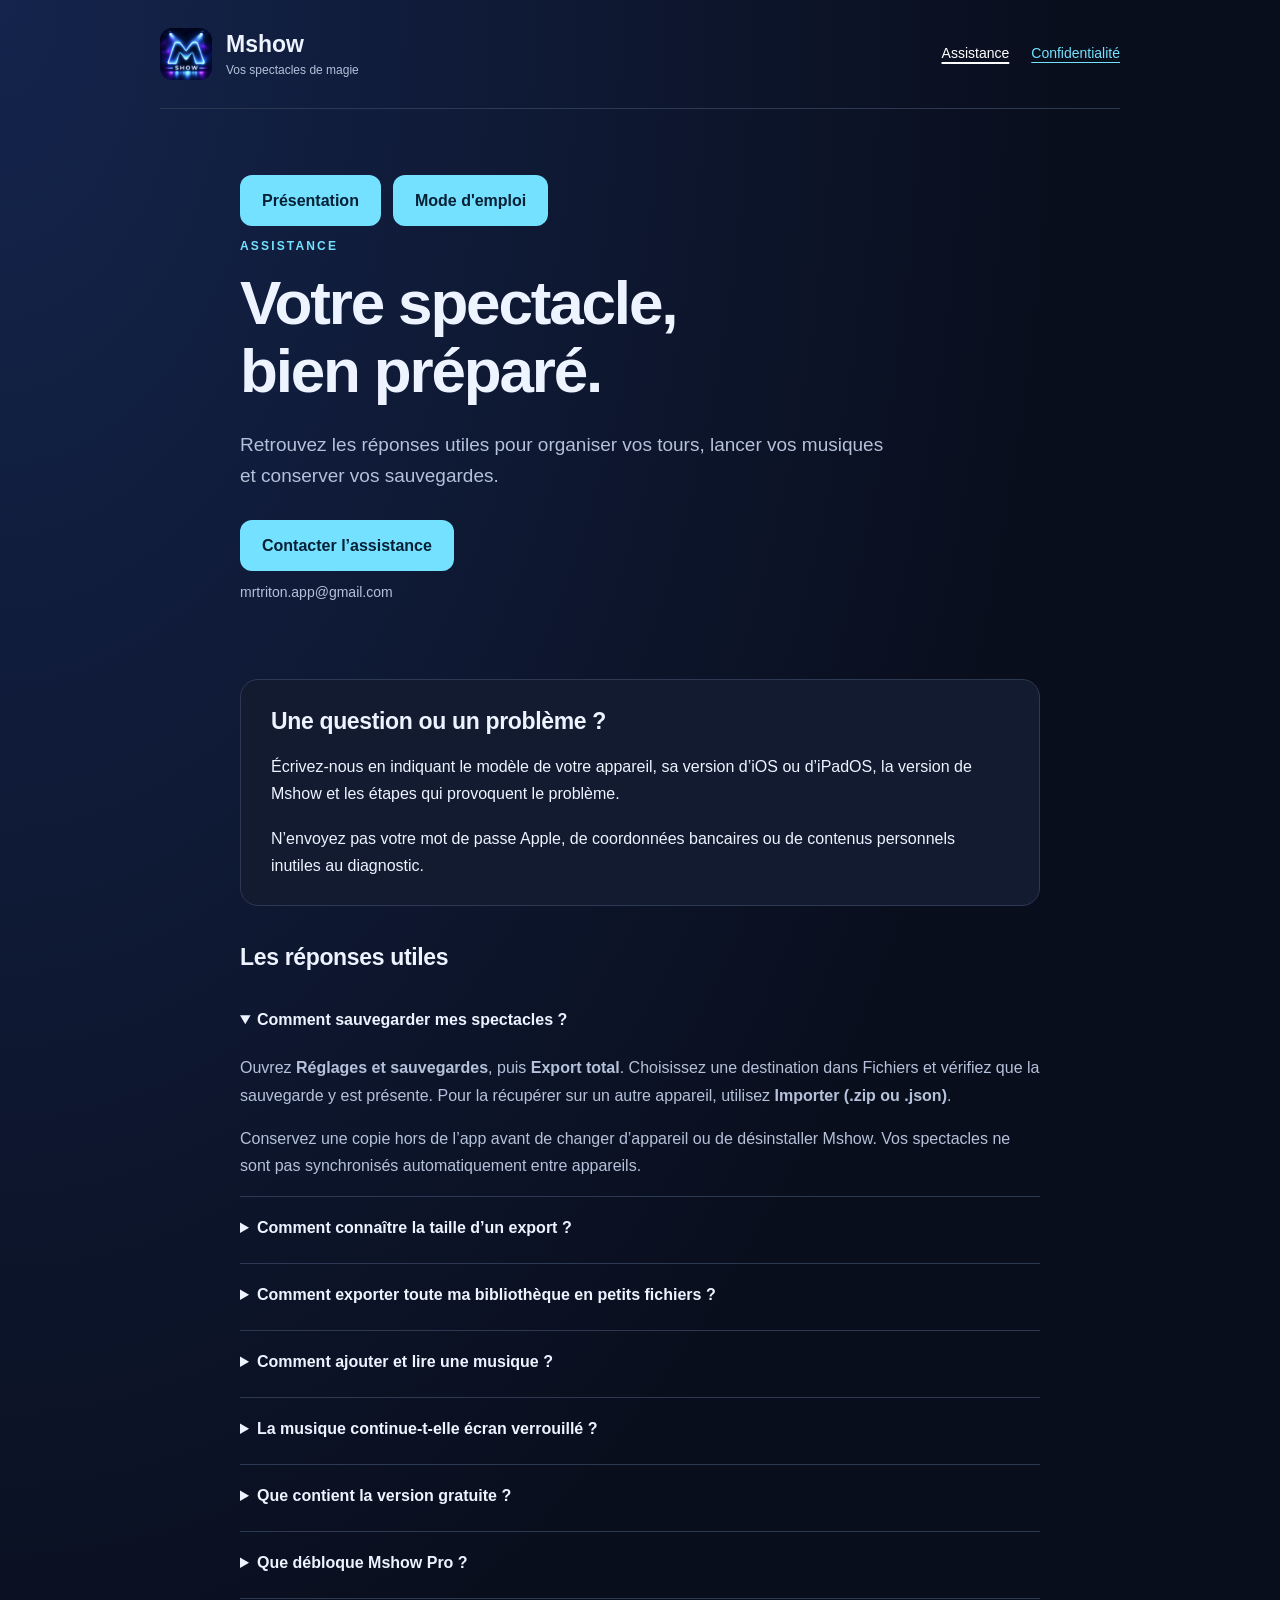
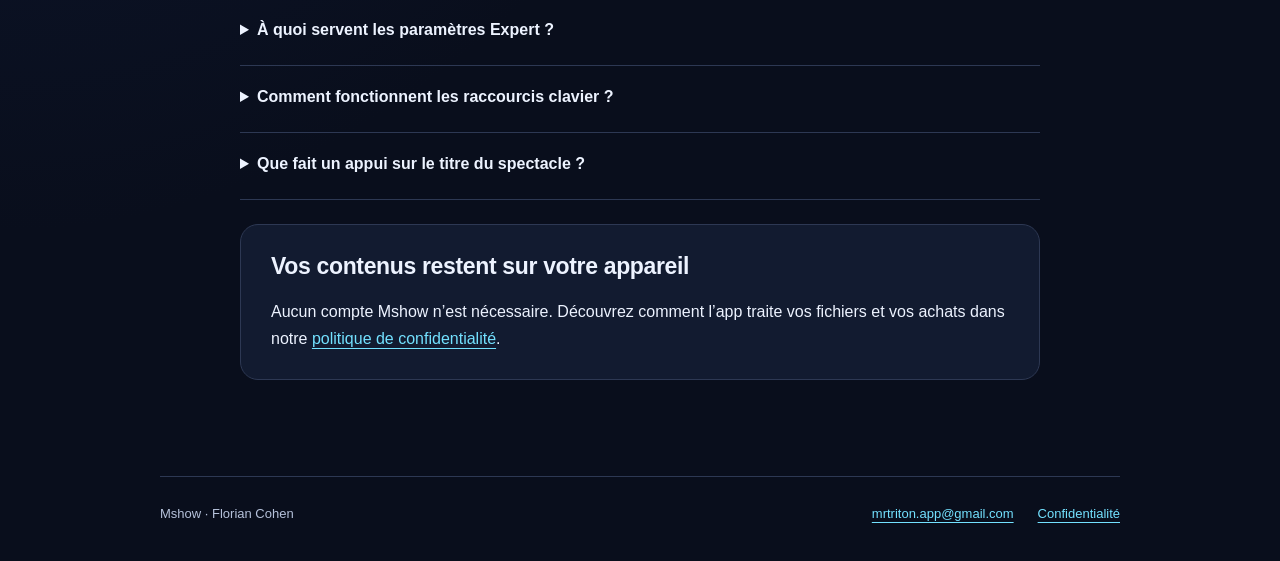
<file: index.html>
<!doctype html>
<html lang="fr"><head><meta charset="utf-8"><meta name="viewport" content="width=device-width,initial-scale=1"><title>Assistance Mshow</title><meta name="description" content="Aide Mshow : spectacles, musiques, sauvegardes et achat unique Mshow Pro."><link rel="icon" href="logo.png"><link rel="stylesheet" href="style.css"></head>
<body><header><a class="brand" href="./"><img src="logo.png" width="52" height="52" alt=""><span>Mshow<small>Vos spectacles de magie</small></span></a><nav aria-label="Navigation"><a href="./" aria-current="page">Assistance</a><a href="confidentialite.html">Confidentialité</a></nav></header>
<main>
<div class="quick-links" aria-label="Découvrir Mshow" style="display:flex;gap:.75rem;flex-wrap:wrap"><a class="contact" href="https://www.triton-magicien.com/mshow/">Présentation</a><a class="contact" href="https://www.triton-magicien.com/mshow/mode-emploi.html">Mode d&#39;emploi</a></div>
<section class="intro"><p class="eyebrow">ASSISTANCE</p><h1>Votre spectacle,<br>bien préparé.</h1><p class="lead">Retrouvez les réponses utiles pour organiser vos tours, lancer vos musiques et conserver vos sauvegardes.</p><a class="contact" href="mailto:mrtriton.app@gmail.com?subject=Assistance%20Mshow">Contacter l’assistance</a><p class="email">mrtriton.app@gmail.com</p></section>
<section class="card"><h2>Une question ou un problème ?</h2><p>Écrivez-nous en indiquant le modèle de votre appareil, sa version d’iOS ou d’iPadOS, la version de Mshow et les étapes qui provoquent le problème.</p><p>N’envoyez pas votre mot de passe Apple, de coordonnées bancaires ou de contenus personnels inutiles au diagnostic.</p></section>
<section aria-labelledby="faq"><h2 id="faq">Les réponses utiles</h2>
<details open><summary>Comment sauvegarder mes spectacles ?</summary><p>Ouvrez <strong>Réglages et sauvegardes</strong>, puis <strong>Export total</strong>. Choisissez une destination dans Fichiers et vérifiez que la sauvegarde y est présente. Pour la récupérer sur un autre appareil, utilisez <strong>Importer (.zip ou .json)</strong>.</p><p>Conservez une copie hors de l’app avant de changer d’appareil ou de désinstaller Mshow. Vos spectacles ne sont pas synchronisés automatiquement entre appareils.</p></details>
<details><summary>Comment connaître la taille d’un export ?</summary><p>À partir de Mshow v3.97, choisissez un export pour voir sa taille totale avant de confirmer. Les musiques ne sont pas lues et le ZIP n’est pas créé pour ce récapitulatif. Vous pouvez annuler sans lancer le partage.</p></details>
<details><summary>Comment exporter toute ma bibliothèque en petits fichiers ?</summary><p>Dans Expert, activez les options de petits fichiers puis choisissez <strong>Export total en petits fichiers</strong>. L’export comprend la bibliothèque entière, les spectacles, les dossiers, les images et les musiques. Le récapitulatif indique le nombre de fichiers et la taille totale, informations des ZIP comprises.</p><p>Préparez et enregistrez chaque partie, puis importez toutes les parties sur l’autre appareil, dans n’importe quel ordre. Pour les exports totaux fractionnés, utilisez Mshow v3.97 ou une version plus récente sur les deux appareils. L’import fusionne les données et conserve les limites de la version gratuite.</p></details>
<details><summary>Comment ajouter et lire une musique ?</summary><p>Ouvrez un tour et choisissez un fichier musical présent sur l’appareil. Réglez si besoin le début et la fin de l’extrait, puis enregistrez le tour. En mode Live, touchez le tour pour lancer sa musique.</p><p>Si vous n’entendez rien, vérifiez le volume A/B/C sélectionné et la sortie audio de l’appareil. Assurez-vous que le fichier a bien été téléchargé depuis son service de stockage.</p></details>
<details><summary>La musique continue-t-elle écran verrouillé ?</summary><p>L’app iOS utilise un lecteur natif pour continuer la lecture lorsque vous ouvrez une autre app ou verrouillez l’écran. Les commandes de lecture et de pause sont disponibles sur l’écran verrouillé lorsqu’iOS les associe à Mshow.</p><p>Avant un spectacle, vérifiez les extraits, les enchaînements, le Bluetooth et les interruptions avec votre appareil et vos musiques. Attendez que les pistes nécessaires soient préparées avant de verrouiller l’écran.</p></details>
<details><summary>Que contient la version gratuite ?</summary><p>Un spectacle et jusqu’à dix tours dans la bibliothèque, avec lecture musicale, listes de préparation, sauvegardes et exports. Les listes de préparation et les séparateurs ne comptent pas comme tours.</p></details>
<details><summary>Que débloque Mshow Pro ?</summary><p>Mshow Pro permet de créer des spectacles et des tours sans limite. Il s’agit d’un <strong>achat unique, sans abonnement</strong>. Le prix localisé s’affiche dans l’app et Apple confirme le montant avant tout achat.</p><p>Pour retrouver votre achat, ouvrez <strong>Réglages et sauvegardes → Découvrir Mshow Pro → Restaurer mes achats</strong>, avec le compte Apple utilisé lors de l’achat. Une réinstallation peut aussi retrouver automatiquement le droit Pro. La restauration de l’achat ne restaure pas vos spectacles : utilisez vos sauvegardes pour vos contenus.</p></details>
<details><summary>À quoi servent les paramètres Expert ?</summary><p>Ils permettent d’afficher le volume C, de choisir les vues du spectacle, d’activer les transferts en petits fichiers, de régler leur taille et de configurer les raccourcis clavier.</p><p>La conversion locale des nouveaux fichiers musicaux dépassant 320 kb/s en MP3 320 kb/s est activée par défaut. Désactivez cette option pour conserver systématiquement les originaux. Les anciennes musiques et les sauvegardes importées ne sont pas réencodées.</p></details>
<details><summary>Comment fonctionnent les raccourcis clavier ?</summary><p>Activez-les dans Expert. Par défaut : Espace pour la musique suivante, A/B/C pour les volumes correspondants, D pour pause/reprise et E pour la musique précédente. C ne fonctionne que si le volume C est actif. Chaque touche est personnalisable.</p><p>Les raccourcis de lettres sont suspendus pendant la saisie, l’édition et les fenêtres de réglages. Les touches média restent indépendantes de cette option ; leur transmission dépend du clavier et du système. Lancez une première musique au toucher si nécessaire.</p></details>
<details><summary>Que fait un appui sur le titre du spectacle ?</summary><p>En Live, il efface les repères des tours déjà lus et désactive le suivi GO. La musique en cours continue à sa position actuelle.</p></details>
</section><section class="card"><h2>Vos contenus restent sur votre appareil</h2><p>Aucun compte Mshow n’est nécessaire. Découvrez comment l’app traite vos fichiers et vos achats dans notre <a href="confidentialite.html">politique de confidentialité</a>.</p></section></main>
<footer><p>Mshow · Florian Cohen</p><a href="mailto:mrtriton.app@gmail.com">mrtriton.app@gmail.com</a><a href="confidentialite.html">Confidentialité</a></footer></body></html>
</file>
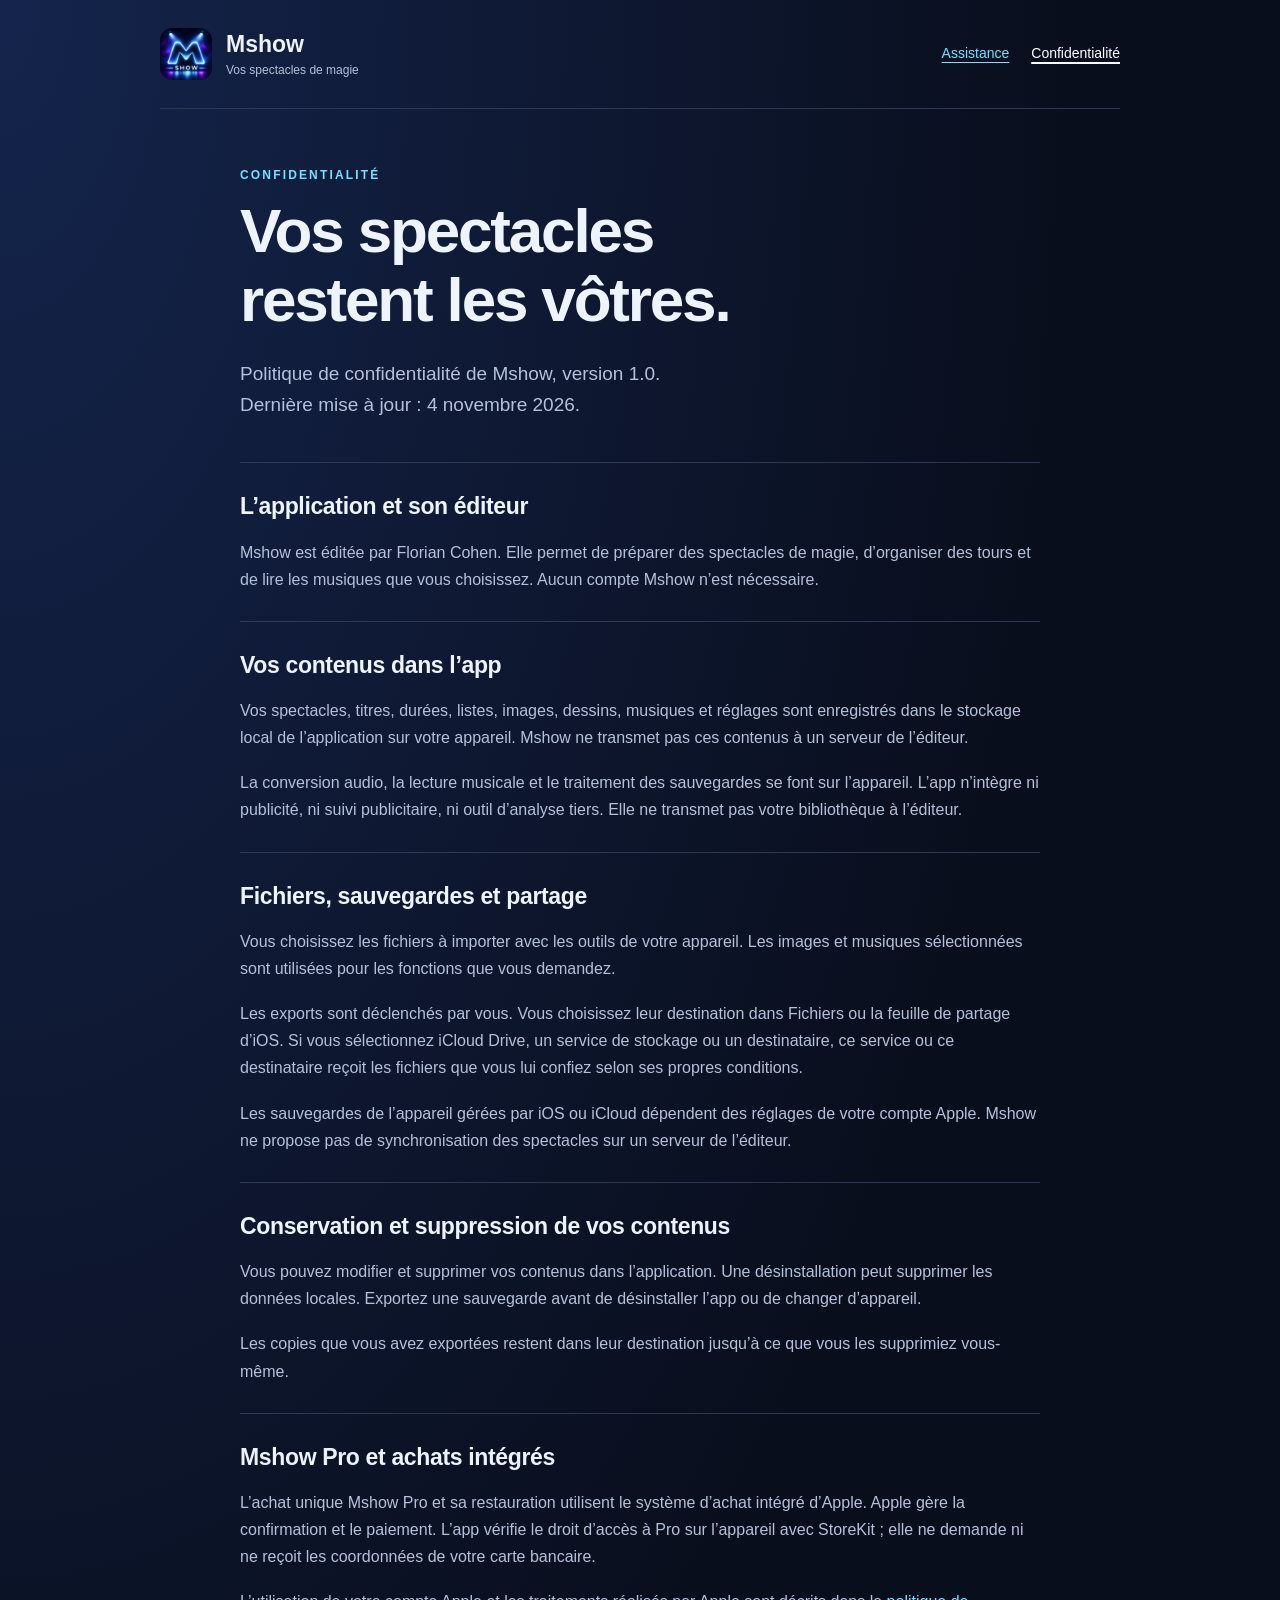
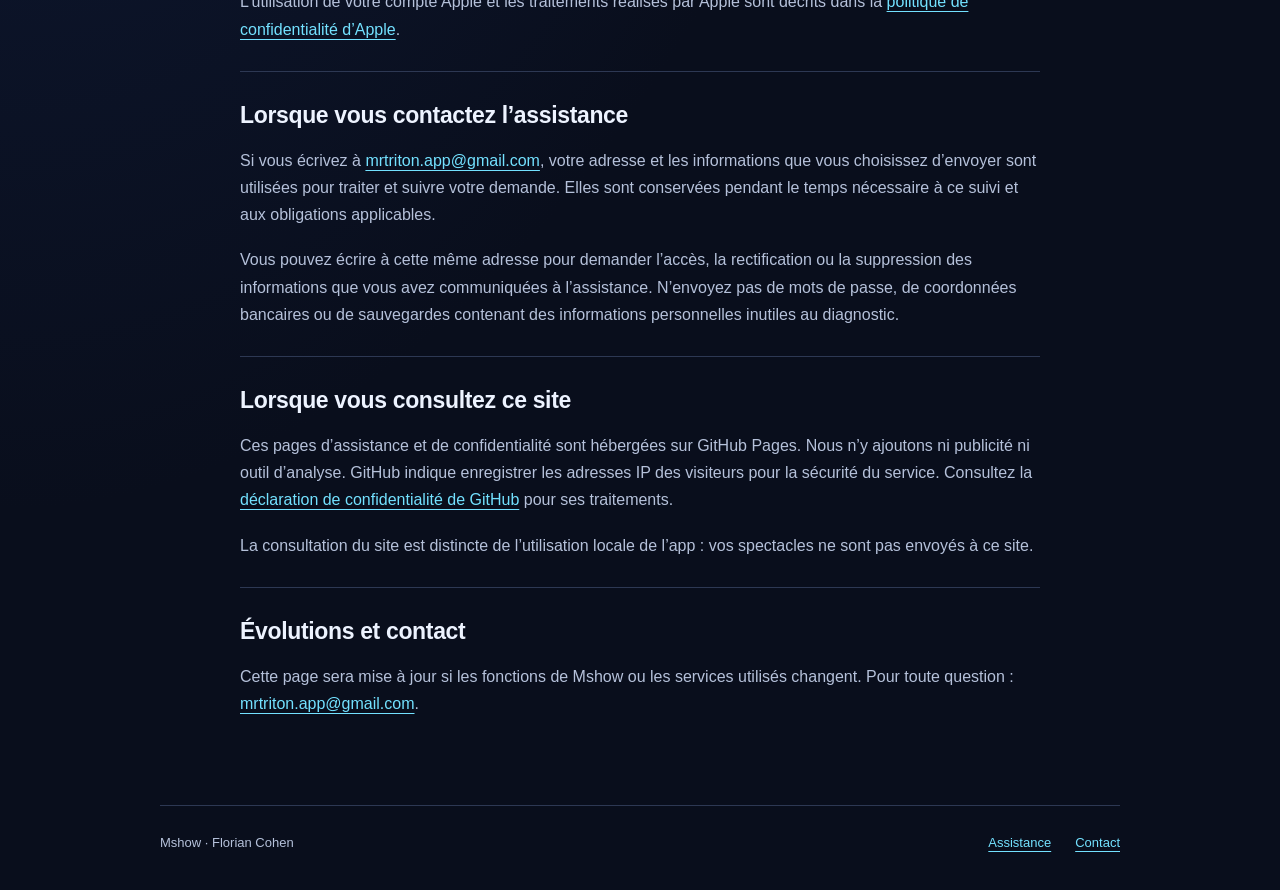
<file: confidentialite.html>
<!doctype html>
<html lang="fr"><head><meta charset="utf-8"><meta name="viewport" content="width=device-width,initial-scale=1"><title>Confidentialité — Mshow</title><meta name="description" content="Politique de confidentialité de Mshow : stockage local, fichiers, sauvegardes et achats Apple."><link rel="icon" href="logo.png"><link rel="stylesheet" href="style.css"></head>
<body><header><a class="brand" href="./"><img src="logo.png" width="52" height="52" alt=""><span>Mshow<small>Vos spectacles de magie</small></span></a><nav aria-label="Navigation"><a href="./">Assistance</a><a href="confidentialite.html" aria-current="page">Confidentialité</a></nav></header>
<main class="policy"><p class="eyebrow">CONFIDENTIALITÉ</p><h1>Vos spectacles<br>restent les vôtres.</h1><p class="lead">Politique de confidentialité de Mshow, version 1.0.<br>Dernière mise à jour : 4 novembre 2026.</p>
<section><h2>L’application et son éditeur</h2><p>Mshow est éditée par Florian Cohen. Elle permet de préparer des spectacles de magie, d’organiser des tours et de lire les musiques que vous choisissez. Aucun compte Mshow n’est nécessaire.</p></section>
<section><h2>Vos contenus dans l’app</h2><p>Vos spectacles, titres, durées, listes, images, dessins, musiques et réglages sont enregistrés dans le stockage local de l’application sur votre appareil. Mshow ne transmet pas ces contenus à un serveur de l’éditeur.</p><p>La conversion audio, la lecture musicale et le traitement des sauvegardes se font sur l’appareil. L’app n’intègre ni publicité, ni suivi publicitaire, ni outil d’analyse tiers. Elle ne transmet pas votre bibliothèque à l’éditeur.</p></section>
<section><h2>Fichiers, sauvegardes et partage</h2><p>Vous choisissez les fichiers à importer avec les outils de votre appareil. Les images et musiques sélectionnées sont utilisées pour les fonctions que vous demandez.</p><p>Les exports sont déclenchés par vous. Vous choisissez leur destination dans Fichiers ou la feuille de partage d’iOS. Si vous sélectionnez iCloud Drive, un service de stockage ou un destinataire, ce service ou ce destinataire reçoit les fichiers que vous lui confiez selon ses propres conditions.</p><p>Les sauvegardes de l’appareil gérées par iOS ou iCloud dépendent des réglages de votre compte Apple. Mshow ne propose pas de synchronisation des spectacles sur un serveur de l’éditeur.</p></section>
<section><h2>Conservation et suppression de vos contenus</h2><p>Vous pouvez modifier et supprimer vos contenus dans l’application. Une désinstallation peut supprimer les données locales. Exportez une sauvegarde avant de désinstaller l’app ou de changer d’appareil.</p><p>Les copies que vous avez exportées restent dans leur destination jusqu’à ce que vous les supprimiez vous-même.</p></section>
<section><h2>Mshow Pro et achats intégrés</h2><p>L’achat unique Mshow Pro et sa restauration utilisent le système d’achat intégré d’Apple. Apple gère la confirmation et le paiement. L’app vérifie le droit d’accès à Pro sur l’appareil avec StoreKit ; elle ne demande ni ne reçoit les coordonnées de votre carte bancaire.</p><p>L’utilisation de votre compte Apple et les traitements réalisés par Apple sont décrits dans la <a href="https://www.apple.com/legal/privacy/fr/">politique de confidentialité d’Apple</a>.</p></section>
<section><h2>Lorsque vous contactez l’assistance</h2><p>Si vous écrivez à <a href="mailto:mrtriton.app@gmail.com">mrtriton.app@gmail.com</a>, votre adresse et les informations que vous choisissez d’envoyer sont utilisées pour traiter et suivre votre demande. Elles sont conservées pendant le temps nécessaire à ce suivi et aux obligations applicables.</p><p>Vous pouvez écrire à cette même adresse pour demander l’accès, la rectification ou la suppression des informations que vous avez communiquées à l’assistance. N’envoyez pas de mots de passe, de coordonnées bancaires ou de sauvegardes contenant des informations personnelles inutiles au diagnostic.</p></section>
<section><h2>Lorsque vous consultez ce site</h2><p>Ces pages d’assistance et de confidentialité sont hébergées sur GitHub Pages. Nous n’y ajoutons ni publicité ni outil d’analyse. GitHub indique enregistrer les adresses IP des visiteurs pour la sécurité du service. Consultez la <a href="https://docs.github.com/en/site-policy/privacy-policies/github-general-privacy-statement">déclaration de confidentialité de GitHub</a> pour ses traitements.</p><p>La consultation du site est distincte de l’utilisation locale de l’app : vos spectacles ne sont pas envoyés à ce site.</p></section>
<section><h2>Évolutions et contact</h2><p>Cette page sera mise à jour si les fonctions de Mshow ou les services utilisés changent. Pour toute question : <a href="mailto:mrtriton.app@gmail.com">mrtriton.app@gmail.com</a>.</p></section></main>
<footer><p>Mshow · Florian Cohen</p><a href="./">Assistance</a><a href="mailto:mrtriton.app@gmail.com">Contact</a></footer></body></html>
</file>
<file: style.css>
:root{color-scheme:dark;--bg:#090e1c;--panel:#121b30;--line:#2d3853;--ink:#edf3ff;--muted:#b5c1da;--cyan:#73e1ff;--purple:#b7a2ff;font-family:-apple-system,BlinkMacSystemFont,"Segoe UI",sans-serif}*{box-sizing:border-box}body{margin:0;background:radial-gradient(ellipse at 0 0,#14244c 0,transparent 60%),var(--bg);color:var(--ink);line-height:1.7}a{color:var(--cyan);text-underline-offset:4px}a:hover{color:white}header,footer,main{width:min(100% - 40px,960px);margin:auto}header{display:flex;align-items:center;justify-content:space-between;gap:24px;padding:28px 0;border-bottom:1px solid var(--line)}.brand{display:flex;align-items:center;gap:14px;text-decoration:none;font-weight:800;font-size:23px;color:var(--ink);line-height:1.25}.brand img{border-radius:12px}.brand small{display:block;color:var(--muted);font-size:12px;font-weight:400;margin-top:5px}nav{display:flex;gap:22px;font-size:14px}nav a[aria-current]{color:white;text-decoration-thickness:2px}main{padding:56px 0 60px;max-width:800px}h1{font-size:clamp(36px,7vw,62px);line-height:1.1;letter-spacing:-.035em;margin:12px 0 24px}h2{font-size:23px;line-height:1.35;letter-spacing:-.015em;margin:0 0 16px}p{margin:0 0 18px}.eyebrow{font-size:12px;letter-spacing:.18em;font-weight:800;color:var(--cyan);margin:0}.lead{font-size:19px;line-height:1.65;max-width:650px;color:var(--muted)}.intro{padding-bottom:32px}.contact{display:inline-block;background:var(--cyan);color:#062035;text-decoration:none;font-size:16px;font-weight:750;padding:12px 22px;border-radius:12px;margin:10px 0}.contact:hover{background:#b4f0ff;color:#062035}.email{font-size:14px;color:var(--muted)}.card{padding:26px 30px;background:var(--panel);border:1px solid var(--line);border-radius:18px;margin:24px 0 36px}.card p:last-child{margin-bottom:0}details{border-bottom:1px solid var(--line);padding:17px 0}summary{font-weight:700;cursor:pointer;min-height:32px;padding-right:8px}details p{color:var(--muted);margin:16px 0 0}.policy section{padding:28px 0;border-top:1px solid var(--line)}.policy section p{color:var(--muted)}.policy .lead{margin-bottom:42px}.policy p:last-child{margin-bottom:0}footer{display:flex;flex-wrap:wrap;gap:12px 24px;padding:26px 0 36px;border-top:1px solid var(--line);font-size:13px;color:var(--muted)}footer p{margin:0;margin-right:auto}:focus-visible{outline:3px solid var(--purple);outline-offset:5px}@media(max-width:560px){header{align-items:flex-start;flex-direction:column;gap:20px;padding-top:22px}.brand{font-size:21px}main{padding-top:36px}.card{padding:22px}nav{gap:24px}.lead{font-size:17px}summary{line-height:1.5}footer{flex-direction:column;gap:9px}}

.beta-preview{margin-top:0;border-color:var(--cyan)}
.beta-preview .eyebrow{margin-bottom:8px}
.beta-preview ul{padding-left:22px;margin:0 0 24px}
.beta-gallery{display:grid;grid-template-columns:repeat(3,minmax(0,1fr));gap:12px}
.beta-gallery figure{margin:0;text-align:center}
.beta-gallery a{display:block}
.beta-gallery img{display:block;width:100%;height:auto;border:1px solid var(--line);border-radius:12px}
.beta-gallery figcaption{font-size:13px;margin-top:6px}
@media(max-width:560px){.beta-gallery{grid-template-columns:repeat(3,minmax(148px,1fr));overflow-x:auto;padding:4px;scroll-snap-type:x mandatory}.beta-gallery figure{scroll-snap-align:start}}
</file>
